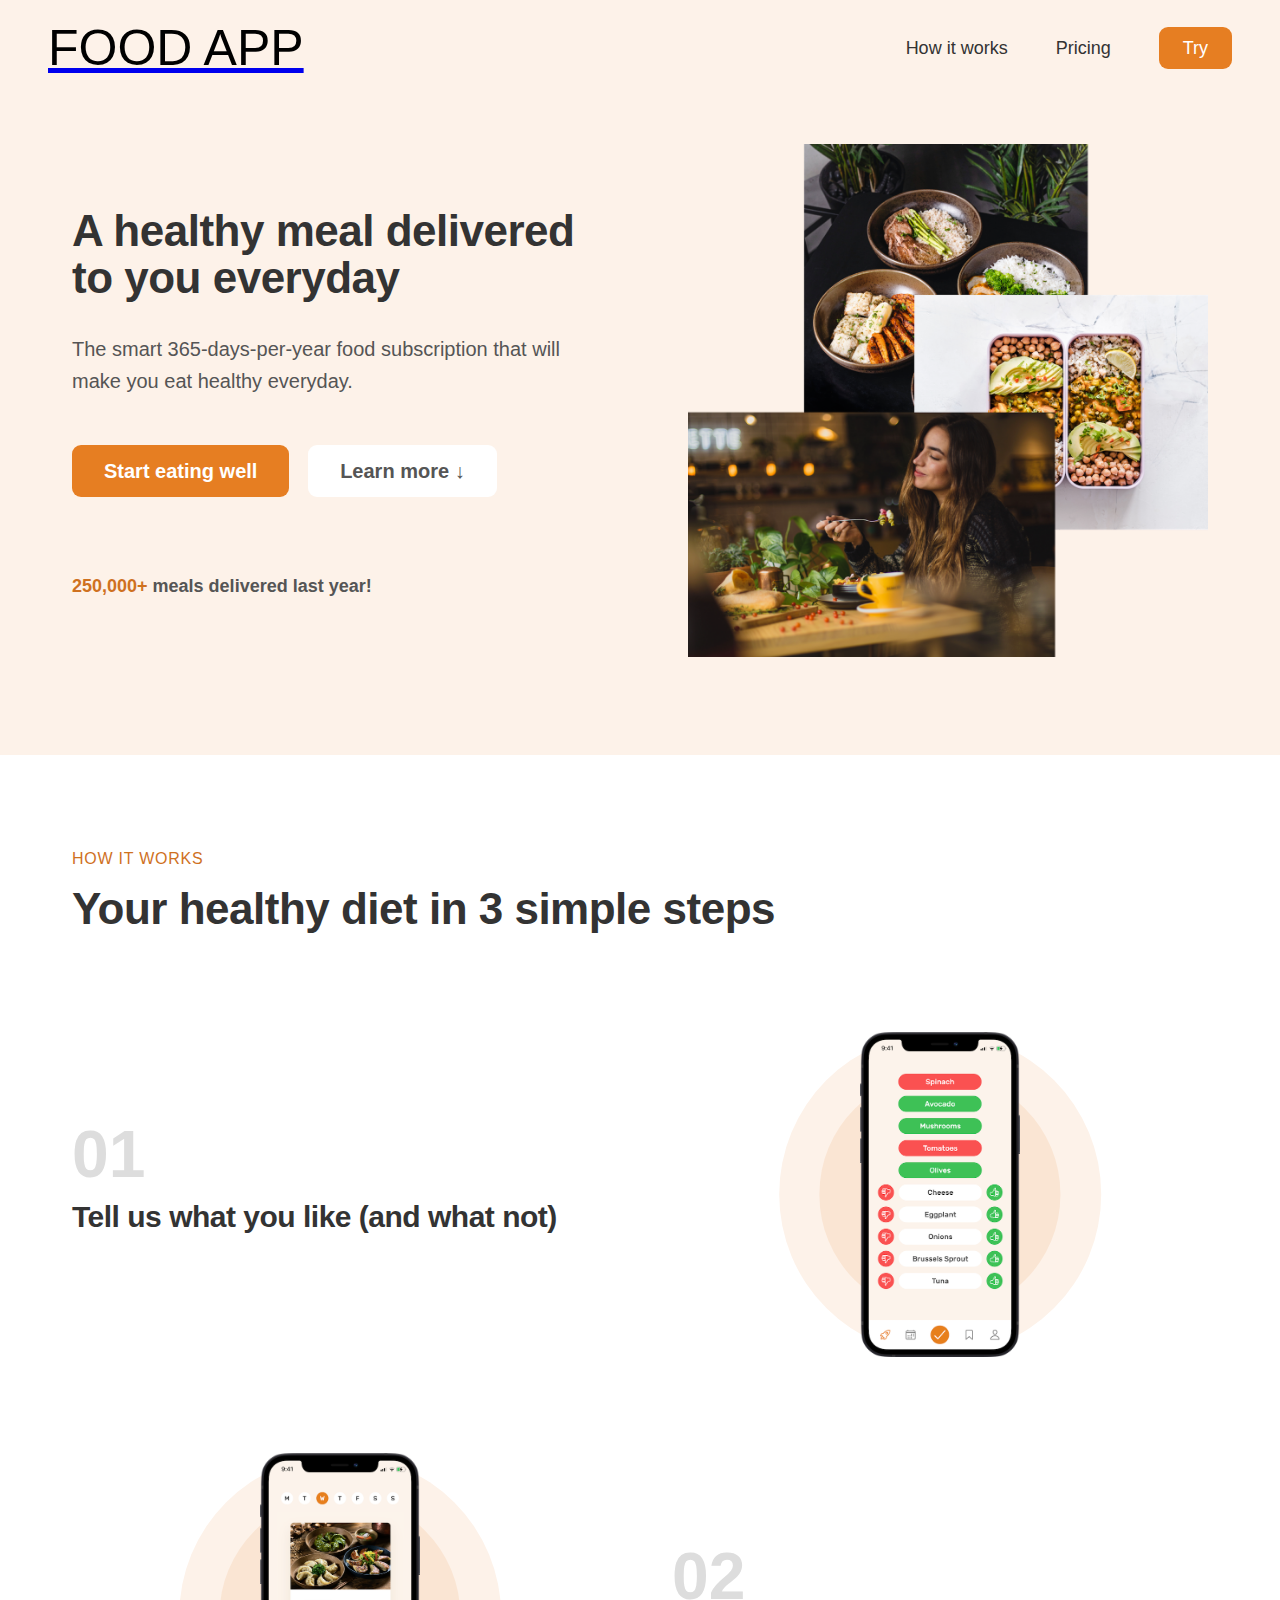
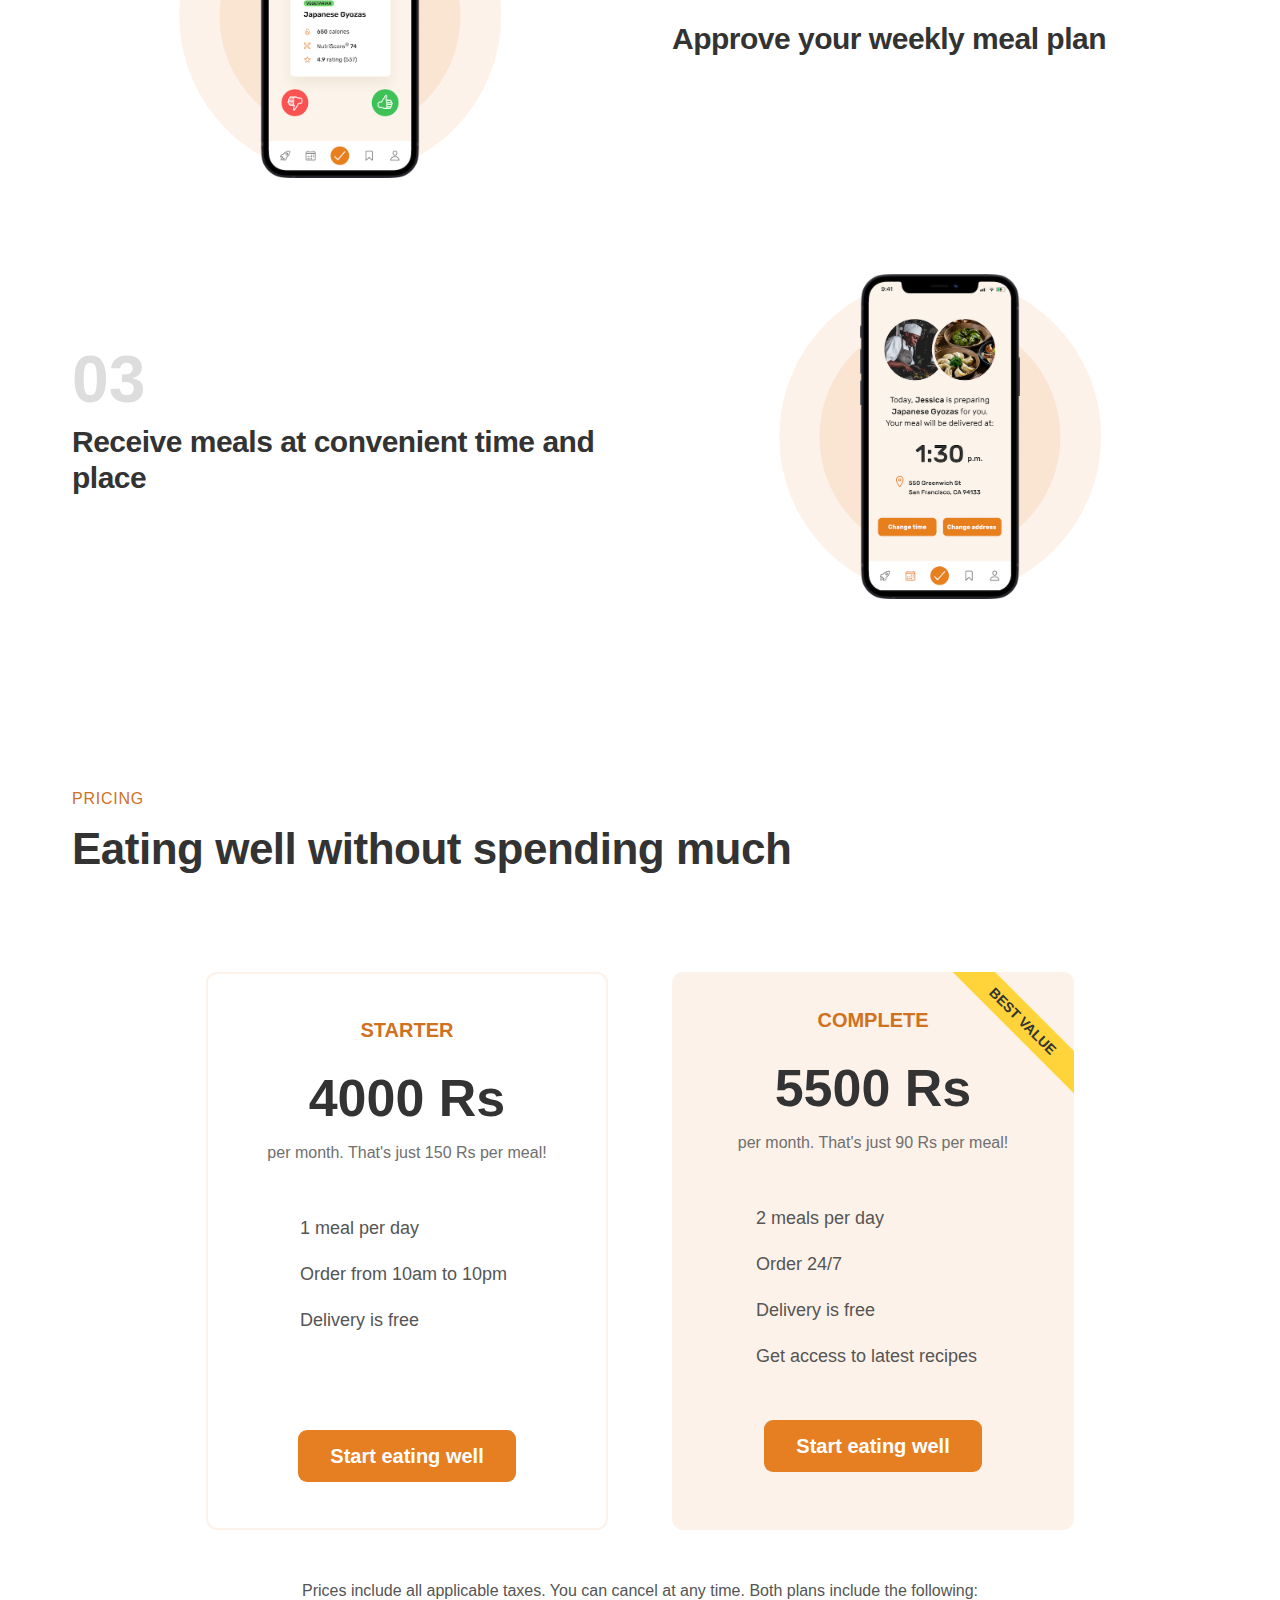
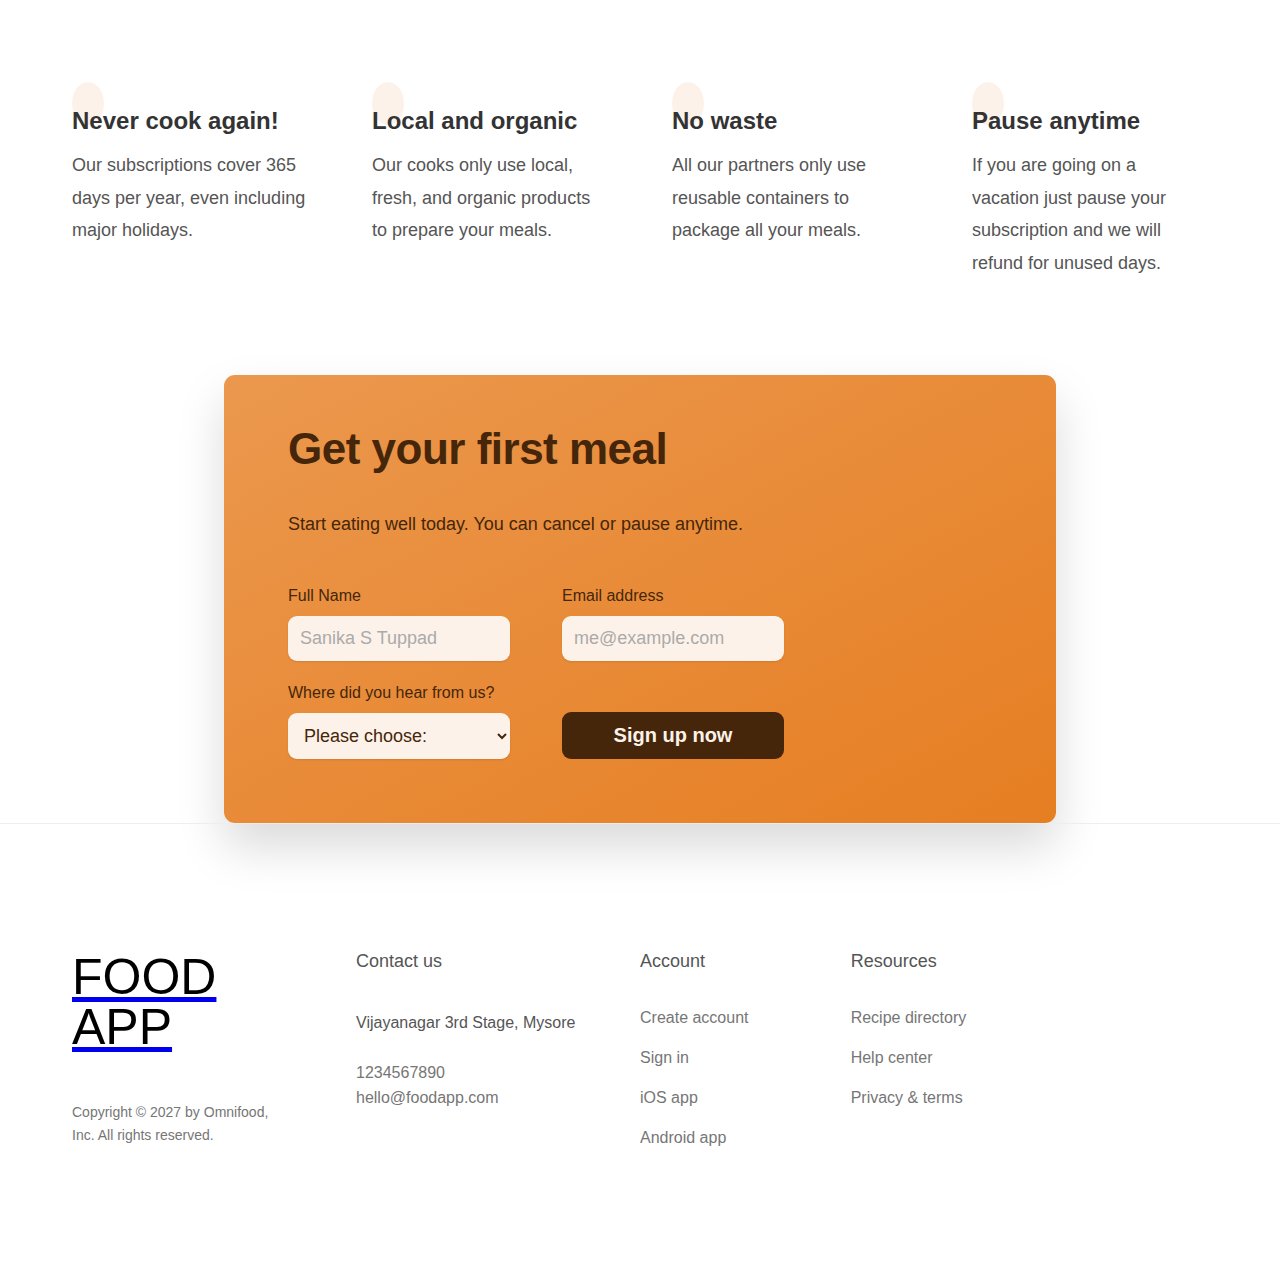
<file: CodSoft/Taks1_LandingPage/index.html>
<!DOCTYPE html>
<html lang="en">
  <head>
    <meta charset="UTF-8" />
    <meta http-equiv="X-UA-Compatible" content="IE=edge" />
    <meta name="viewport" content="width=device-width, initial-scale=1.0" />

    <link rel="stylesheet" href="css/general.css" />
    <link rel="stylesheet" href="css/style.css" />
    <link rel="stylesheet" href="css/queries.css" />

    <title>Task 1-Landing Page</title>
  </head>
  <body>
    <header class="header">
      <a href="#">
        <p class="food-app">FOOD APP</p>
      </a>

      <nav class="main-nav">
        <ul class="main-nav-list">
          <li><a class="main-nav-link" href="#how">How it works</a></li>
          <li><a class="main-nav-link" href="#pricing">Pricing</a></li>
          <li><a class="main-nav-link nav-cta" href="#cta">Try</a></li>
        </ul>
      </nav>

      <button class="btn-mobile-nav">
        <ion-icon class="icon-mobile-nav" name="menu-outline"></ion-icon>
        <ion-icon class="icon-mobile-nav" name="close-outline"></ion-icon>
      </button>
    </header>

    <main>
      <section class="section-hero">
        <div class="hero">
          <div class="hero-text-box">
            <h1 class="heading-primary">
              A healthy meal delivered to you everyday
            </h1>
            <p class="hero-description">
              The smart 365-days-per-year food subscription that will make you
              eat healthy everyday.
            </p>
            <a href="#cta" class="btn btn--full margin-right-sm"
              >Start eating well</a
            >

            <a href="#how" class="btn btn--outline">Learn more &darr;</a>
            <div class="delivered-meals">
              <p class="delivered-text">
                <span>250,000+</span> meals delivered last year!
              </p>
            </div>
          </div>
          <div class="hero-img-box">
            <picture>
              <img
                src="img/hero.png"
                class="hero-img"
                alt="Woman enjoying food, meals in storage container, and food bowls on a table"
              />
            </picture>
          </div>
        </div>
      </section>

      <section class="section-how" id="how">
        <div class="container">
          <span class="subheading">How it works</span>
          <h2 class="heading-secondary">Your healthy diet in 3 simple steps</h2>
        </div>

        <div class="container grid grid--2-cols grid--center-v">
          <div class="step-text-box">
            <p class="step-number">01</p>
            <h3 class="heading-tertiary">
              Tell us what you like (and what not)
            </h3>
          </div>

          <div class="step-img-box">
            <img
              src="img/app/app-screen-1.png"
              class="step-img"
              alt="iPhone app
            preferences selection screen"
            />
          </div>

          <div class="step-img-box">
            <img
              src="img/app/app-screen-2.png"
              class="step-img"
              alt="iPhone app
            meal approving plan screen"
            />
          </div>
          <div class="step-text-box">
            <p class="step-number">02</p>
            <h3 class="heading-tertiary">Approve your weekly meal plan</h3>
          </div>

          <div class="step-text-box">
            <p class="step-number">03</p>
            <h3 class="heading-tertiary">
              Receive meals at convenient time and place
            </h3>
          </div>
          <div class="step-img-box">
            <img
              src="img/app/app-screen-3.png"
              class="step-img"
              alt="iPhone app
            delivery screen"
            />
          </div>
        </div>
      </section>

      <section class="section-pricing" id="pricing">
        <div class="container">
          <span class="subheading">Pricing</span>
          <h2 class="heading-secondary">Eating well without spending much</h2>
        </div>

        <div class="container grid grid--2-cols margin-bottom-md">
          <div class="pricing-plan pricing-plan--starter">
            <header class="plan-header">
              <p class="plan-name">Starter</p>
              <p class="plan-price">4000 Rs</p>
              <p class="plan-text">per month. That's just 150 Rs per meal!</p>
            </header>
            <ul class="list">
              <li class="list-item">
                <ion-icon class="list-icon" name="checkmark-outline"></ion-icon>
                <span>1 meal per day</span>
              </li>
              <li class="list-item">
                <ion-icon class="list-icon" name="checkmark-outline"></ion-icon>
                <span>Order from 10am to 10pm</span>
              </li>
              <li class="list-item">
                <ion-icon class="list-icon" name="checkmark-outline"></ion-icon>
                <span>Delivery is free</span>
              </li>
              <li class="list-item">
                <ion-icon class="list-icon" name="close-outline"></ion-icon>
              </li>
            </ul>
            <div class="plan-sing-up">
              <a href="#" class="btn btn--full">Start eating well</a>
            </div>
          </div>

          <div class="pricing-plan pricing-plan--complete">
            <header class="plan-header">
              <p class="plan-name">Complete</p>
              <p class="plan-price">5500 Rs</p>
              <p class="plan-text">per month. That's just 90 Rs per meal!</p>
            </header>
            <ul class="list">
              <li class="list-item">
                <ion-icon class="list-icon" name="checkmark-outline"></ion-icon>
                <span><strong>2 meals</strong> per day</span>
              </li>
              <li class="list-item">
                <ion-icon class="list-icon" name="checkmark-outline"></ion-icon>
                <span>Order <strong>24/7</strong></span>
              </li>
              <li class="list-item">
                <ion-icon class="list-icon" name="checkmark-outline"></ion-icon>
                <span>Delivery is free</span>
              </li>
              <li class="list-item">
                <ion-icon class="list-icon" name="checkmark-outline"></ion-icon>
                <span>Get access to latest recipes</span>
              </li>
            </ul>
            <div class="plan-sing-up">
              <a href="#" class="btn btn--full">Start eating well</a>
            </div>
          </div>
        </div>

        <div class="container grid">
          <aside class="plan-details">
            Prices include all applicable taxes. You can cancel at any time.
            Both plans include the following:
          </aside>
        </div>

        <div class="container grid grid--4-cols">
          <div class="feature">
            <ion-icon class="feature-icon" name="infinite-outline"></ion-icon>
            <p class="feature-title">Never cook again!</p>
            <p class="feature-text">
              Our subscriptions cover 365 days per year, even including major
              holidays.
            </p>
          </div>
          <div class="feature">
            <ion-icon class="feature-icon" name="nutrition-outline"></ion-icon>
            <p class="feature-title">Local and organic</p>
            <p class="feature-text">
              Our cooks only use local, fresh, and organic products to prepare
              your meals.
            </p>
          </div>
          <div class="feature">
            <ion-icon class="feature-icon" name="leaf-outline"></ion-icon>
            <p class="feature-title">No waste</p>
            <p class="feature-text">
              All our partners only use reusable containers to package all your
              meals.
            </p>
          </div>
          <div class="feature">
            <ion-icon class="feature-icon" name="pause-outline"></ion-icon>
            <p class="feature-title">Pause anytime</p>
            <p class="feature-text">
              If you are going on a vacation just pause your subscription and we
              will refund for unused days.
            </p>
          </div>
        </div>
      </section>

      <section class="section-cta" id="cta">
        <div class="container">
          <div class="cta">
            <div class="cta-text-box">
              <h2 class="heading-secondary">Get your first meal</h2>
              <p class="cta-text">
                Start eating well today. You can cancel or pause anytime.
              </p>

              <form class="cta-form" name="sign-up" netlify>
                <div>
                  <label for="full-name">Full Name</label>
                  <input
                    id="full-name"
                    type="text"
                    placeholder="Sanika S Tuppad"
                    name="full-name"
                    required
                  />
                </div>

                <div>
                  <label for="email">Email address</label>
                  <input
                    id="email"
                    type="email"
                    placeholder="me@example.com"
                    name="email"
                    required
                  />
                </div>

                <div>
                  <label for="select-where">Where did you hear from us?</label>
                  <select id="select-where" name="select-where" required>
                    <option value="">Please choose:</option>
                    <option value="friends">Friends and family</option>
                    <option value="youtube">YouTube video</option>
                    <option value="ad">Facebook ad</option>
                    <option value="others">Others</option>
                  </select>
                </div>

                <button class="btn btn--form">Sign up now</button>
              </form>
            </div>
          </div>
        </div>
      </section>
    </main>

    <footer class="footer">
      <div class="container grid grid--footer">
        <div class="logo-col">
          <a href="#" class="footer-logo">
            <p class="food-app">FOOD APP</p>
          </a>

          <ul class="social-links">
            <li>
              <a class="footer-link" href="#"
                ><ion-icon class="social-icon" name="logo-instagram"></ion-icon
              ></a>
            </li>
            <li>
              <a class="footer-link" href="#"
                ><ion-icon class="social-icon" name="logo-facebook"></ion-icon
              ></a>
            </li>
            <li>
              <a class="footer-link" href="#"
                ><ion-icon class="social-icon" name="logo-twitter"></ion-icon
              ></a>
            </li>
          </ul>

          <p class="copyright">
            Copyright &copy; <span class="year">2027</span> by Omnifood, Inc.
            All rights reserved.
          </p>
        </div>

        <div class="address-col">
          <p class="footer-heading">Contact us</p>
          <address class="contacts">
            <p class="address">Vijayanagar 3rd Stage, Mysore</p>
            <p>
              <a class="footer-link" href="tel:1234567890">1234567890</a><br />
              <a class="footer-link" href="mailto:hello@foodapp.com"
                >hello@foodapp.com</a
              >
            </p>
          </address>
        </div>

        <nav class="nav-col">
          <p class="footer-heading">Account</p>
          <ul class="footer-nav">
            <li><a class="footer-link" href="#">Create account</a></li>
            <li><a class="footer-link" href="#">Sign in</a></li>
            <li><a class="footer-link" href="#">iOS app</a></li>
            <li><a class="footer-link" href="#">Android app</a></li>
          </ul>
        </nav>

        <nav class="nav-col">
          <p class="footer-heading">Resources</p>
          <ul class="footer-nav">
            <li><a class="footer-link" href="#">Recipe directory </a></li>
            <li><a class="footer-link" href="#">Help center</a></li>
            <li><a class="footer-link" href="#">Privacy & terms</a></li>
          </ul>
        </nav>
      </div>
    </footer>
  </body>
</html>
</file>
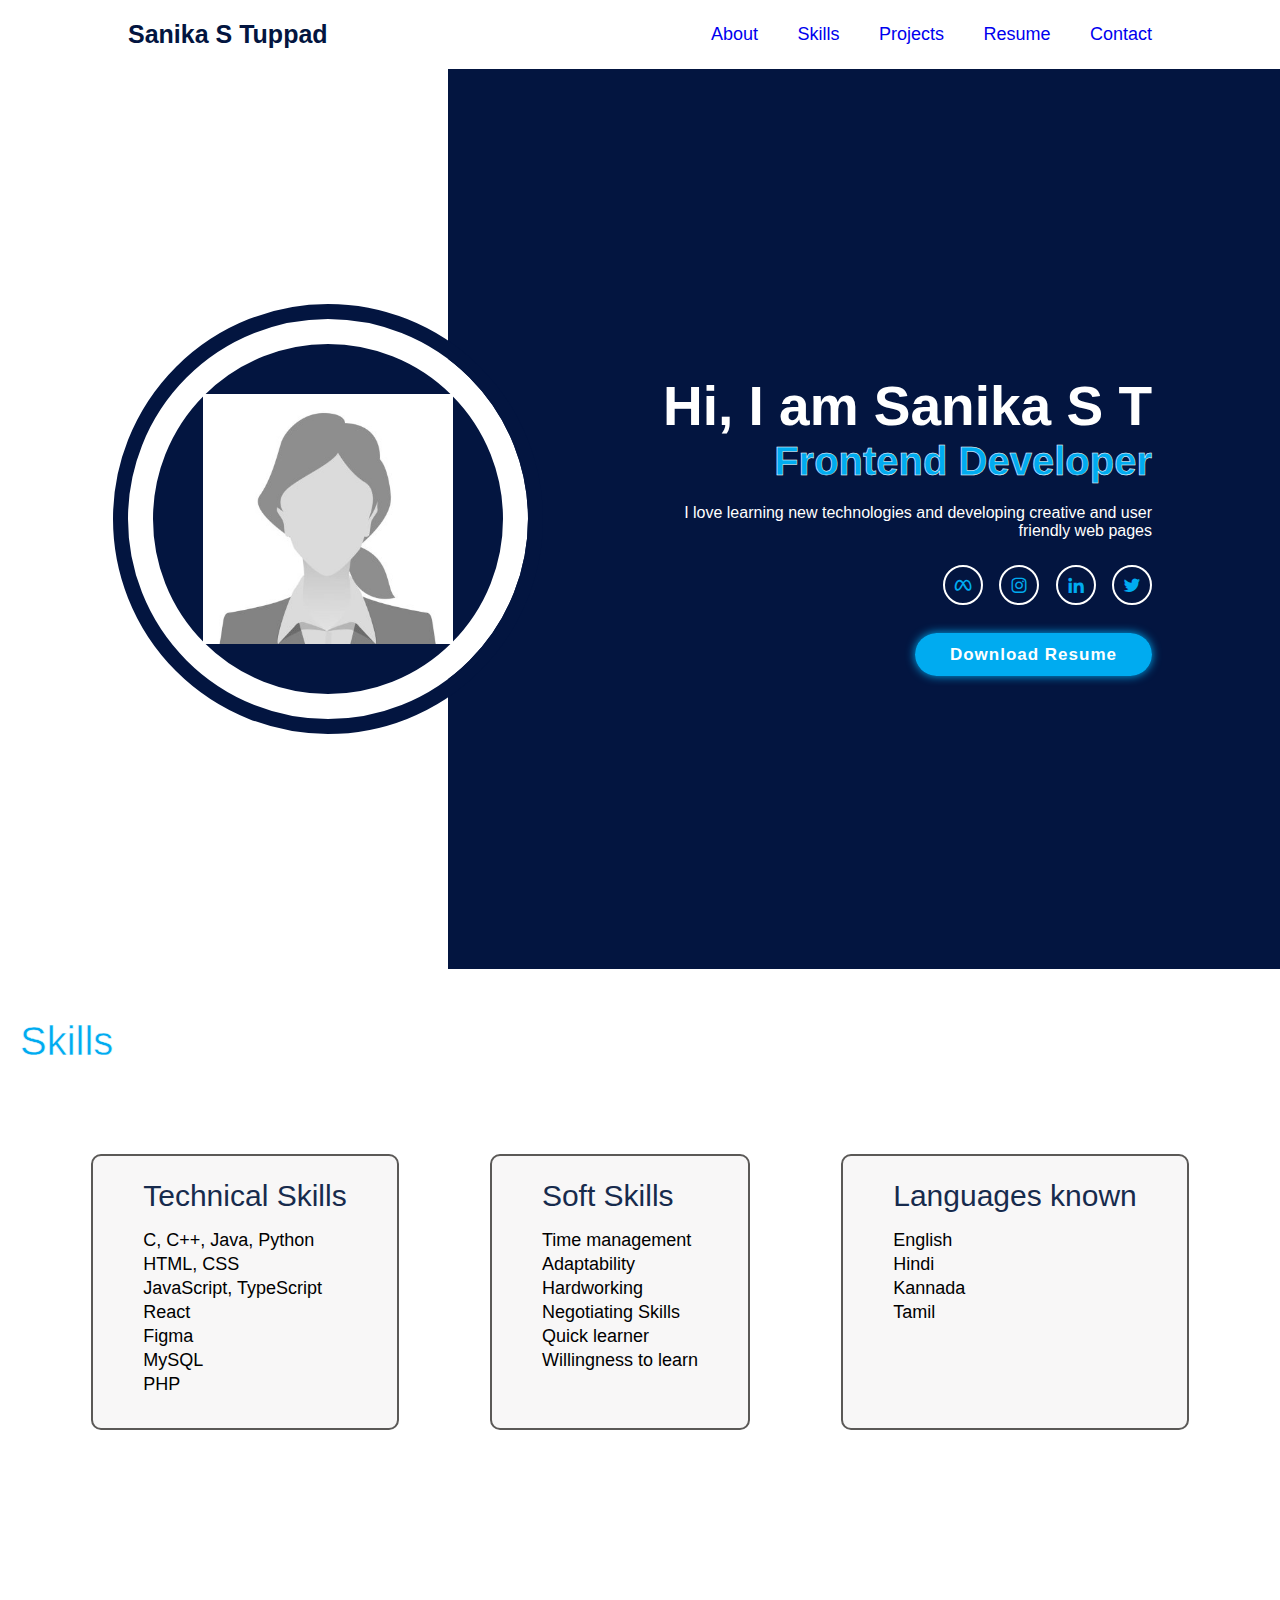
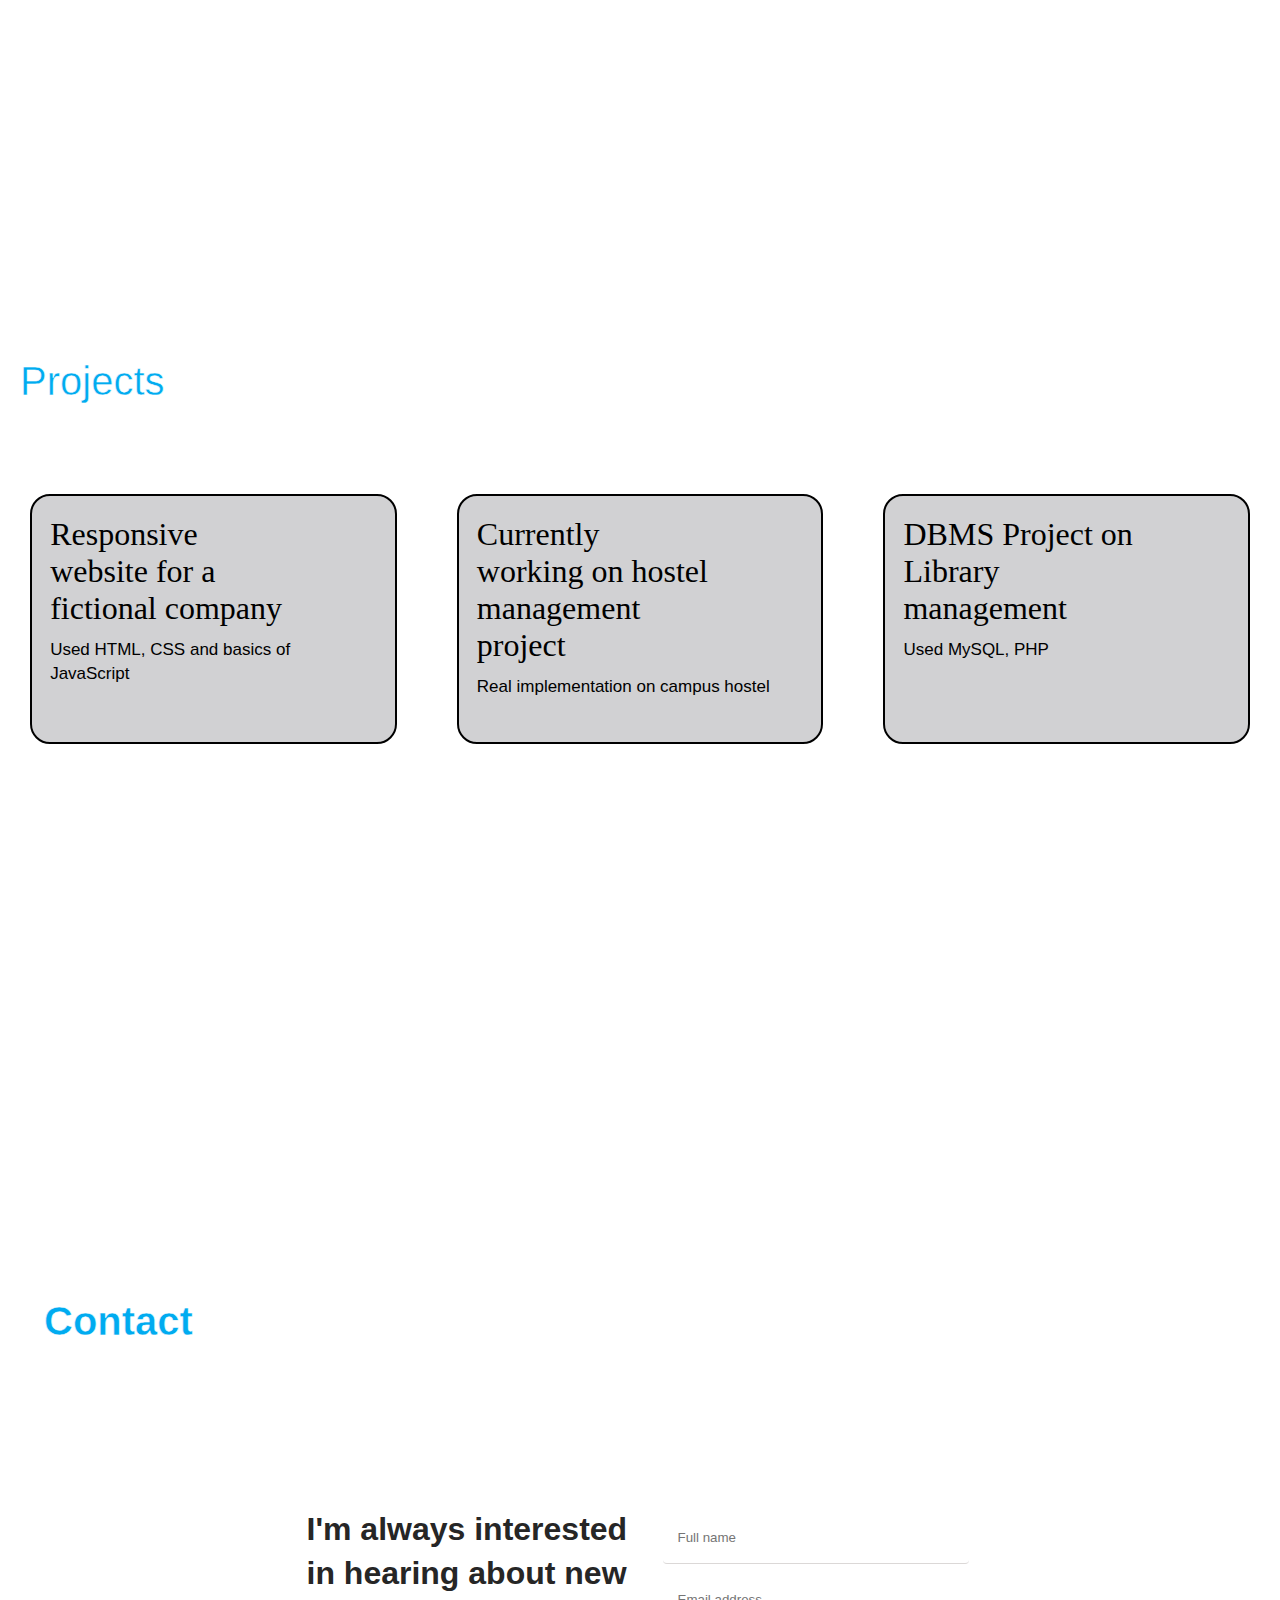
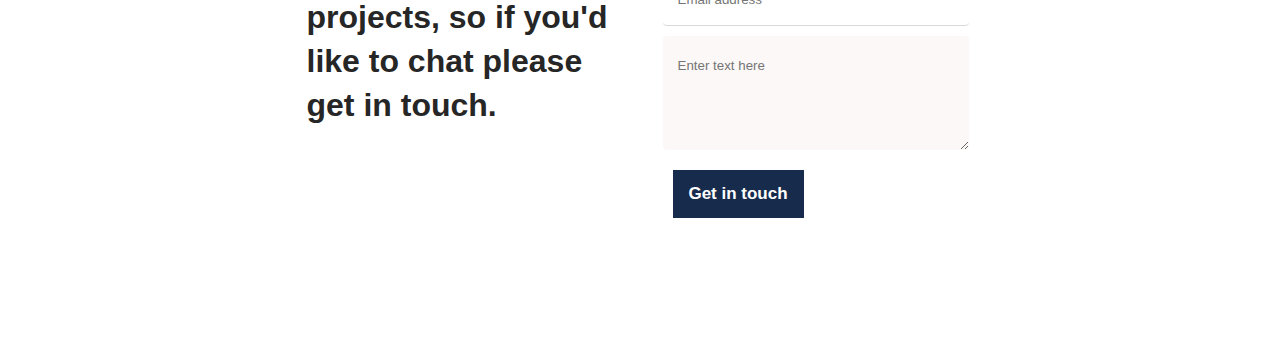
<file: CodSoft/Task2_Portfolio/index.html>
<!DOCTYPE html>
<html lang="en">
  <head>
    <meta charset="UTF-8" />
    <meta name="viewport" content="width=device-width, initial-scale=1.0" />
    <link rel="stylesheet" href="styles.css" />
    <link
      href="https://unpkg.com/boxicons@2.1.4/css/boxicons.min.css"
      rel="stylesheet"
    />
    <title>Task 2-Portfolio</title>
  </head>
  <body>
    <header class="header">
      <a href="#" class="logo">Sanika S Tuppad</a>
      <nav class="navbar">
        <a href="#abt">About</a>
        <a href="#skls">Skills</a>
        <a href="#prj">Projects</a>
        <a href="Sanika Resume.pdf">Resume</a>
        <a href="#ctc">Contact</a>
      </nav>
    </header>

    <section id="abt" class="about">
      <div class="about-img"><img src="avatar2.jpg" /></div>
      <div class="about-content">
        <h1>Hi, I am Sanika S T</h1>
        <h3>Frontend Developer</h3>
        <p>
          I love learning new technologies and developing creative and user
          friendly web pages
        </p>
        <div class="about-icons">
          <a href="#"><i class="bx bxl-meta"></i></a>
          <a href="#"><i class="bx bxl-instagram"></i></a>
          <a href="#"><i class="bx bxl-linkedin"></i></a>
          <a href="#"><i class="bx bxl-twitter"></i></a>
        </div>
        <a href="Sanika Resume.pdf" class="btn">Download Resume</a>
      </div>
    </section>

    <section id="skls" class="Skills">
      <p class="skills">Skills</p>
      <div class="skills-divide">
        <div class="skills-list">
          <p class="skills-heading">Technical Skills</p>
          <p>C, C++, Java, Python</p>
          <p>HTML, CSS</p>
          <p>JavaScript, TypeScript</p>
          <p>React</p>
          <p>Figma</p>
          <p>MySQL</p>
          <p>PHP</p>
        </div>
        <div class="skills-list">
          <p class="skills-heading">Soft Skills</p>
          <p>Time management</p>
          <p>Adaptability</p>
          <p>Hardworking</p>
          <p>Negotiating Skills</p>
          <p>Quick learner</p>
          <p>Willingness to learn</p>
        </div>
        <div class="skills-list">
          <p class="skills-heading">Languages known</p>
          <p>English</p>
          <p>Hindi</p>
          <p>Kannada</p>
          <p>Tamil</p>
        </div>
      </div>
    </section>

    <section id="prj" class="Projects">
      <p class="projects">Projects</p>

      <div class="projects-list">
        <div class="card">
          <p class="card-header">Responsive website for a fictional company</p>
          <p class="card-paragraph">Used HTML, CSS and basics of JavaScript</p>
        </div>
        <div class="card">
          <p class="card-header">
            Currently working on hostel management project
          </p>
          <p class="card-paragraph">Real implementation on campus hostel</p>
        </div>
        <div class="card">
          <p class="card-header">DBMS Project on Library management</p>
          <p class="card-paragraph">Used MySQL, PHP</p>
        </div>
      </div>
    </section>

    <footer id="ctc" class="Contact">
      <p class="contact">Contact</p>
      <div class="divider">
        <p>
          I'm always interested in hearing about new projects, so if you'd like
          to chat please get in touch.
        </p>
        <form id="form" action="https://formspree.io/f/myyodjdo" method="post">
          <input
            type="text"
            placeholder="Full name"
            name="Full name"
            id="fName"
            maxlength="30"
            required
          />
          <input
            type="email"
            placeholder="Email address"
            name="email"
            id="email"
            required
          />
          <textarea
            cols="30"
            rows="10"
            placeholder="Enter text here"
            maxlength="500"
            required
            id="message"
            name="Message"
          ></textarea>
          <button type="submit">Get in touch</button>
        </form>
      </div>
    </footer>
  </body>
</html>
</file>
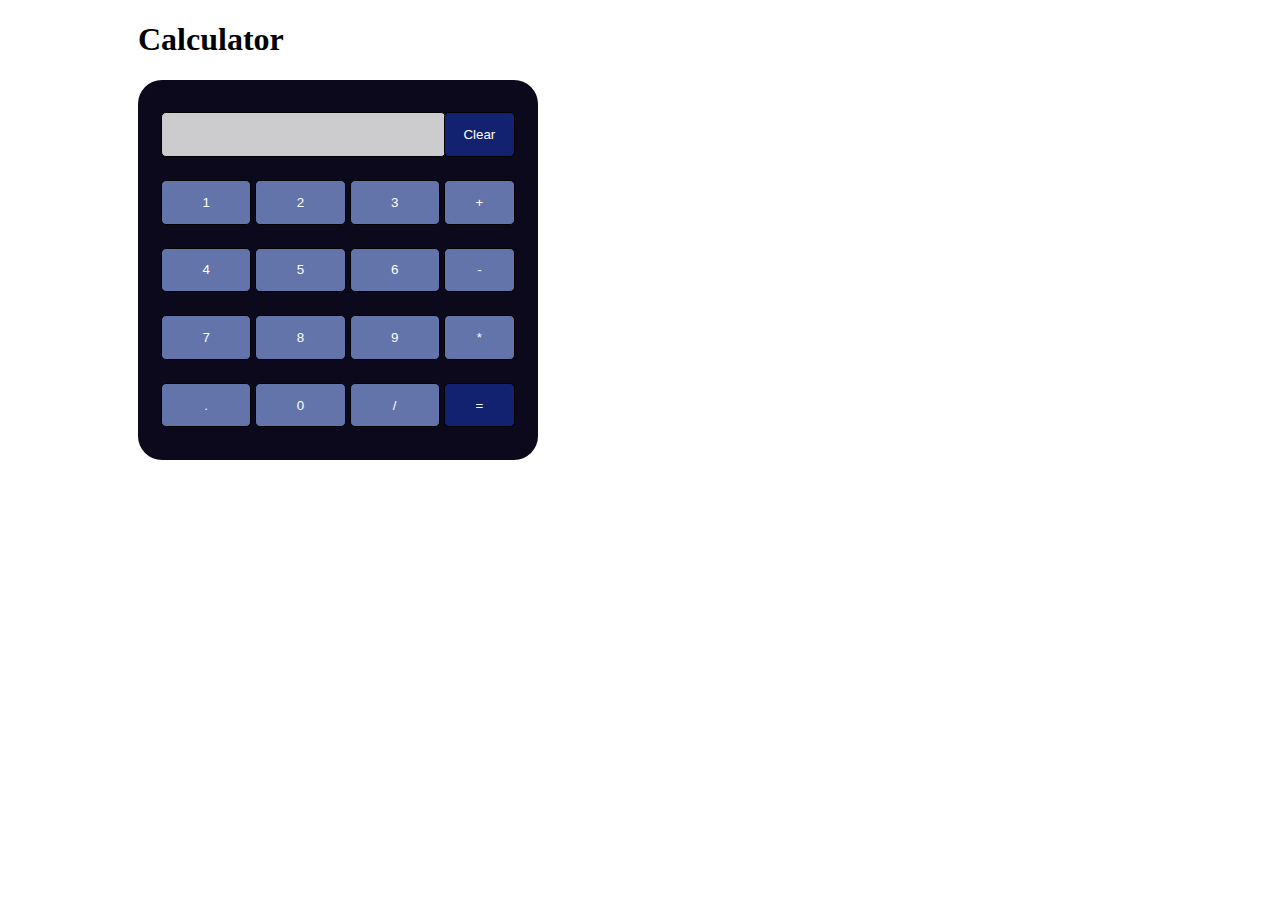
<file: CodSoft/Task3_Calculator/index.html>
<!DOCTYPE html>
<html lang="en">
  <head>
    <meta charset="UTF-8" />
    <meta name="viewport" content="width=device-width, initial-scale=1.0" />
    <title>Task 3-JavaScript Calculator</title>
    <style>
      .caldes {
        padding: 20px;
        border-radius: 1.5em;
        height: 380px;
        width: 400px;
        background-color: #0b091b;
      }
      .display-box {
        background-color: #cccbce;
        border: solid black 0.5px;
        color: black;
        border-radius: 5px;
        width: 100%;
        height: 65%;
      }
      input[type="button"] {
        background-color: #6374ab;
        color: white;
        border: solid black 0.5px;
        border-radius: 5px;
        width: 100%;
        height: 70%;
      }
      input:active[type="button"] {
        background: #e5e5e5;
      }
      #btn {
        background-color: #132270;
      }
      .main-container {
        padding-left: 130px;
      }
    </style>
  </head>
  <body>
    <div class="main-container">
      <h1>Calculator</h1>
      <table class="caldes">
        <tr>
          <td colspan="3">
            <input class="display-box" type="text" id="result" disabled />
          </td>
          <td>
            <input
              type="button"
              value="Clear"
              onclick="clearScreen()"
              id="btn"
            />
          </td>
        </tr>
        <tr>
          <td><input type="button" value="1" onclick="display('1')" /></td>
          <td><input type="button" value="2" onclick="display('2')" /></td>
          <td><input type="button" value="3" onclick="display('3')" /></td>
          <td><input type="button" value="+" onclick="display('+')" /></td>
        </tr>
        <tr>
          <td><input type="button" value="4" onclick="display('4')" /></td>
          <td><input type="button" value="5" onclick="display('5')" /></td>
          <td><input type="button" value="6" onclick="display('6')" /></td>
          <td><input type="button" value="-" onclick="display('-')" /></td>
        </tr>
        <tr>
          <td><input type="button" value="7" onclick="display('7')" /></td>
          <td><input type="button" value="8" onclick="display('8')" /></td>
          <td><input type="button" value="9" onclick="display('9')" /></td>
          <td><input type="button" value="*" onclick="display('*')" /></td>
        </tr>
        <tr>
          <td><input type="button" value="." onclick="display('.')" /></td>
          <td><input type="button" value="0" onclick="display('0')" /></td>
          <td><input type="button" value="/" onclick="display('/')" /></td>
          <td>
            <input
              type="button"
              value="="
              onclick="calculateResult()"
              id="btn"
            />
          </td>
        </tr>
      </table>
    </div>
    <script>
      function clearScreen() {
        document.getElementById("result").value = "";
      }
      function display(value) {
        document.getElementById("result").value += value;
      }
      function calculateResult() {
        var m = document.getElementById("result").value;
        var n = eval(m);
        document.getElementById("result").value = n;
      }
    </script>
  </body>
</html>
</file>
<file: CodSoft/Taks1_LandingPage/css/general.css>
* {
  padding: 0;
  margin: 0;
  box-sizing: border-box;
}

html {
  font-size: 62.5%;
  overflow-x: hidden;
}

body {
  font-family: "Rubik", sans-serif;
  line-height: 1;
  font-weight: 400;
  color: #555;
  overflow-x: hidden;
}

.container {
  max-width: 120rem;
  padding: 0 3.2rem;
  margin: 0 auto;
}

.grid {
  display: grid;
  column-gap: 6.4rem;
  row-gap: 9.6rem;
}
.grid:not(:last-child) {
  margin-bottom: 9.6rem;
}

.grid--2-cols {
  grid-template-columns: repeat(2, 1fr);
}

.grid--3-cols {
  grid-template-columns: repeat(3, 1fr);
}

.grid--4-cols {
  grid-template-columns: repeat(4, 1fr);
}

.grid--center-v {
  align-items: center;
}

.heading-primary,
.heading-secondary,
.heading-tertiary {
  font-weight: 700;
  color: #333;
  letter-spacing: -0.5px;
}

.heading-primary {
  font-size: 5.2rem;
  line-height: 1.05;
  margin-bottom: 3.2rem;
}

.heading-secondary {
  font-size: 4.4rem;
  line-height: 1.2;
  margin-bottom: 9.6rem;
}

.heading-tertiary {
  font-size: 3rem;
  line-height: 1.2;
  margin-bottom: 3.2rem;
}

.subheading {
  display: block;
  font-size: 1.6rem;
  font-weight: 500;
  color: #cf711f;
  text-transform: uppercase;
  margin-bottom: 1.6rem;
  letter-spacing: 0.75px;
}

.btn,
.btn:link,
.btn:visited {
  display: inline-block;

  text-decoration: none;
  font-size: 2rem;
  font-weight: 600;
  padding: 1.6rem 3.2rem;
  border-radius: 9px;
  border: none;
  cursor: pointer;
  font-family: inherit;
  transition: all 0.3s;
}

.btn--full:link,
.btn--full:visited {
  background-color: #e67e22;
  color: #fff;
}

.btn--full:hover,
.btn--full:active {
  background-color: #cf711f;
}

.btn--outline:link,
.btn--outline:visited {
  background-color: #fff;
  color: #555;
}

.btn--outline:hover,
.btn--outline:active {
  background-color: #fdf2e9;
  box-shadow: inset 0 0 0 3px #fff;
}

.btn--form {
  background-color: #45260a;
  color: #fdf2e9;
  align-self: end;
  padding: 1.2rem;
}

.btn--form:hover {
  background-color: #fff;
  color: #555;
}

.link:link,
.link:visited {
  display: inline-block;
  color: #e67e22;
  text-decoration: none;
  border-bottom: 1px solid currentColor;
  padding-bottom: 2px;
  transition: all 0.3s;
}

.link:hover,
.link:active {
  color: #cf711f;
  border-bottom: 1px solid transparent;
}

.list {
  list-style: none;
  display: flex;
  flex-direction: column;
  gap: 1.6rem;
}

.list-item {
  font-size: 1.8rem;
  display: flex;
  align-items: center;
  gap: 1.6rem;
  line-height: 1.2;
}

.list-icon {
  width: 3rem;
  height: 3rem;
  color: #e67e22;
}

*:focus {
  outline: none;
  box-shadow: 0 0 0 0.8rem rgba(230, 125, 34, 0.5);
}

.margin-right-sm {
  margin-right: 1.6rem !important;
}

.margin-bottom-md {
  margin-bottom: 4.8rem !important;
}

.center-text {
  text-align: center;
}

strong {
  font-weight: 500;
}
</file>
<file: CodSoft/Taks1_LandingPage/css/style.css>
/**************************/
/* HEADER */
/**************************/

.header {
  display: flex;
  justify-content: space-between;
  align-items: center;
  background-color: #fdf2e9;
  height: 9.6rem;
  padding: 0 4.8rem;
  position: relative;
}

.food-app {
  font-size: 50px;
  color: black;
}

/**************************/
/* NAVIGATION */
/**************************/

.main-nav-list {
  list-style: none;
  display: flex;
  align-items: center;
  gap: 4.8rem;
}

.main-nav-link:link,
.main-nav-link:visited {
  display: inline-block;
  text-decoration: none;
  color: #333;
  font-weight: 500;
  font-size: 1.8rem;
  transition: all 0.3s;
}

.main-nav-link:hover,
.main-nav-link:active {
  color: #cf711f;
}

.main-nav-link.nav-cta:link,
.main-nav-link.nav-cta:visited {
  padding: 1.2rem 2.4rem;
  border-radius: 9px;
  color: #fff;
  background-color: #e67e22;
}

.main-nav-link.nav-cta:hover,
.main-nav-link.nav-cta:active {
  background-color: #cf711f;
}

/* MOBILE */
.btn-mobile-nav {
  border: none;
  background: none;
  cursor: pointer;

  display: none;
}

.icon-mobile-nav {
  height: 4.8rem;
  width: 4.8rem;
  color: #333;
}

.icon-mobile-nav[name="close-outline"] {
  display: none;
}

/* STICKY NAVIGATION */
.sticky .header {
  position: fixed;
  top: 0;
  bottom: 0;
  width: 100%;
  height: 8rem;
  padding-top: 0;
  padding-bottom: 0;
  background-color: rgba(255, 255, 255, 0.97);
  z-index: 999;
  box-shadow: 0 1.2rem 3.2rem rgba(0, 0, 0, 0.03);
}

.sticky .section-hero {
  margin-top: 9.6rem;
}

/**************************/
/* HERO SECTION */
/**************************/

.section-hero {
  background-color: #fdf2e9;
  padding: 4.8rem 0 9.6rem 0;
}

.hero {
  max-width: 130rem;
  margin: 0 auto;
  padding: 0 3.2rem;
  display: grid;
  grid-template-columns: 1fr 1fr;
  gap: 9.6rem;
  align-items: center;
}

.hero-description {
  font-size: 2rem;
  line-height: 1.6;
  margin-bottom: 4.8rem;
}

.hero-img {
  width: 100%;
}

.delivered-meals {
  display: flex;
  align-items: center;
  gap: 1.6rem;
  margin-top: 8rem;
}

.delivered-imgs {
  display: flex;
}

.delivered-imgs img {
  height: 4.8rem;
  width: 4.8rem;
  border-radius: 50%;
  margin-right: -1.6rem;
  border: 3px solid #fdf2e9;
}

.delivered-imgs img:last-child {
  margin: 0;
}

.delivered-text {
  font-size: 1.8rem;
  font-weight: 600;
}

.delivered-text span {
  color: #cf711f;
  font-weight: 700;
}

/**************************/
/* HOW IT WORKS SECTION */
/**************************/

.section-how {
  padding: 9.6rem 0;
}

.step-number {
  font-size: 6.6rem;
  font-weight: 600;
  color: #ddd;
  margin-bottom: 1.2rem;
}

.step-description {
  font-size: 1.8rem;
  line-height: 1.8;
}

.step-img-box {
  position: relative;
  display: flex;
  align-items: center;
  justify-content: center;
}

.step-img-box::before,
.step-img-box::after {
  content: "";
  display: block;
  border-radius: 50%;
  position: absolute;
  top: 50%;
  left: 50%;
  transform: translate(-50%, -50%);
}

.step-img-box::before {
  width: 60%;
  padding-bottom: 60%;
  background-color: #fdf2e9;
  z-index: -2;
}

.step-img-box::after {
  width: 45%;
  padding-bottom: 45%;
  background-color: #fae5d3;
  z-index: -1;
}

.step-img {
  width: 30%;
}

/**************************/
/* MEALS SECTION */
/**************************/

.section-pricing {
  padding: 9.6rem 0;
}

.pricing-plan {
  border-radius: 11px;
  width: 75%;
}

.pricing-plan--starter {
  justify-self: end;
  border: 2px solid #fdf2e9;
  padding: 4.6rem;
}

.pricing-plan--complete {
  background-color: #fdf2e9;
  padding: 3.8rem;
  position: relative;
  overflow: hidden;
}

.pricing-plan--complete::after {
  content: "Best value";
  position: absolute;
  top: 6%;
  right: -18%;

  text-transform: uppercase;
  font-size: 1.4rem;
  font-weight: 700;
  color: #333;
  background-color: #ffd43b;
  padding: 0.8rem 8rem;
  transform: rotate(45deg);
}

.plan-header {
  text-align: center;
  margin-bottom: 4.8rem;
}

.plan-name {
  color: #cf711f;
  font-weight: 600;
  font-size: 2rem;
  text-transform: uppercase;
  letter-spacing: 0.75;
  margin-bottom: 3.2rem;
}

.plan-price {
  font-size: 5.2rem;
  font-weight: 600;
  color: #333;
  margin-bottom: 1.6rem;
}

.plan-price span {
  font-size: 3rem;
  font-weight: 500;
  margin-right: 0.8rem;
}

.plan-text {
  font-size: 1.6rem;
  line-height: 1.6;
  color: #6f6f6f;
}

.plan-sing-up {
  text-align: center;
  margin-top: 4.8rem;
}

.plan-details {
  font-size: 1.6rem;
  line-height: 1.6;
  text-align: center;
}

.feature-icon {
  color: #e67e22;
  height: 3.2rem;
  width: 3.2rem;
  background-color: #fdf2e9;
  margin-bottom: 3.2rem;
  padding: 1.6rem;
  border-radius: 50%;
}

.feature-title {
  font-size: 2.4rem;
  color: #333;
  font-weight: 700;
  margin-bottom: 1.6rem;
}

.feature-text {
  font-size: 1.8rem;
  line-height: 1.8;
}

/**************************/
/* CTA SECTION */
/**************************/

.section-cta {
  width: 85%;
  padding-left: 15%;
}

.cta {
  display: grid;
  grid-template-columns: 3fr 1fr;
  box-shadow: 0 2.4rem 4.8rem rgba(0, 0, 0, 0.15);
  border-radius: 11px;
  background-image: linear-gradient(to right bottom, #eb984e, #e67e22);
}

.cta-text-box {
  padding: 4.8rem 6.4rem 6.4rem 6.4rem;
  color: #45260a;
}

.cta .heading-secondary {
  color: inherit;
  margin-bottom: 3.2rem;
}

.cta-text {
  font-size: 1.8rem;
  line-height: 1.8;
  margin-bottom: 4.8rem;
}

.cta-form {
  display: grid;
  grid-template-columns: 1fr 1fr;
  column-gap: 5.2rem;
  row-gap: 2.4rem;
}

.cta-form label {
  display: block;
  font-size: 1.6rem;
  font-weight: 500;
  margin-bottom: 1.2rem;
}

.cta-form input,
.cta-form select {
  width: 100%;
  padding: 1.2rem;
  font-size: 1.8rem;
  font-family: inherit;
  color: inherit;
  border: none;
  background-color: #fdf2e9;
  border-radius: 9px;
  box-shadow: 0 1px 2px rgba(0, 0, 0, 0.1);
}

.cta-form input::placeholder {
  color: #aaa;
}

.cta *:focus {
  outline: none;
  box-shadow: 0 0 0 0.8rem rgba(253, 242, 233, 0.5);
}

/**************************/
/* FOOTER */
/**************************/

.footer {
  padding: 12.8rem 0;
  border-top: 1px solid #eee;
}

.grid--footer {
  grid-template-columns: 1.5fr 1.5fr 1fr 1fr 1fr;
}

.logo-col {
  display: flex;
  flex-direction: column;
}

.footer-logo {
  display: block;
  margin-bottom: 3.2rem;
}

.social-links {
  list-style: none;
  display: flex;
  gap: 2.4rem;
}

.social-icon {
  height: 2.4rem;
  width: 2.4rem;
}

.copyright {
  font-size: 1.4rem;
  line-height: 1.6;
  color: #767676;
  margin-top: auto;
}

.footer-heading {
  font-size: 1.8rem;
  font-weight: 500;
  margin-bottom: 4rem;
}

.contacts {
  font-style: normal;
  font-size: 1.6rem;
  line-height: 1.6;
}

.address {
  margin-bottom: 2.4rem;
}

.footer-nav {
  list-style: none;
  display: flex;
  flex-direction: column;
  gap: 2.4rem;
}

.footer-link:link,
.footer-link:visited {
  text-decoration: none;
  font-size: 1.6rem;
  color: #767676;
  transition: all 0.3s;
}

.footer-link:hover,
.footer-link:active {
  color: #555;
}
</file>
<file: CodSoft/Taks1_LandingPage/css/queries.css>
/* rem and em do NOT depend on html font-size in media queries! Instead, 1rem = 1em = 16px */

/**************************/
/* BELOW 1344px (Smaller desktops) */
/**************************/

@media (max-width: 84em) {
  .hero {
    max-width: 120rem;
  }

  .heading-primary {
    font-size: 4.4rem;
  }

  .gallery {
    grid-template-columns: repeat(2, 1fr);
  }
}

/**************************/
/* BELOW 1200px (Landscape Tablets) */
/**************************/

@media (max-width: 75em) {
  html {
    /* 9px / 16px  */
    font-size: 56.25%;
  }

  .grid {
    column-gap: 4.8rem;
    row-gap: 6.4rem;
  }

  .heading-secondary {
    font-size: 3.6rem;
  }

  .heading-tertiary {
    font-size: 2.4rem;
  }

  .header {
    padding: 0 3.2rem;
  }

  .main-nav-list {
    gap: 3.2rem;
  }

  .hero {
    gap: 4.8rem;
  }

  .testimonials-container {
    padding: 9.6rem 3.2rem;
  }
}

/**************************/
/* BELOW 944px (Tablets) */
/**************************/

@media (max-width: 59em) {
  html {
    /* 8px / 16px = 0.5 = 50% */
    font-size: 50%;
  }

  .hero {
    grid-template-columns: 1fr;
    padding: 0 8rem;
    gap: 6.4rem;
  }

  .hero-text-box,
  .hero-img-box {
    text-align: center;
  }

  .hero-img {
    width: 60%;
  }

  .delivered-meals {
    justify-content: center;
    margin-top: 3.2rem;
  }

  .logos img {
    height: 2.4rem;
  }

  .step-number {
    font-size: 7.4rem;
  }

  .meal-content {
    padding: 2.4rem 3.2rem 3.2rem 3.2rem;
  }

  .section-testimonials {
    grid-template-columns: 1fr;
  }

  .gallery {
    grid-template-columns: repeat(6, 1fr);
  }

  .cta {
    /* 3/5 = 60% + 2/5 = 40% */
    grid-template-columns: 3fr 2fr;
  }

  .cta-form {
    grid-template-columns: 1fr;
  }

  .btn--form {
    margin-top: 1.2rem;
  }

  /* MOBILE NAVIGATION */
  .btn-mobile-nav {
    display: block;
    z-index: 9999;
  }

  .main-nav {
    background-color: rgba(255, 255, 255, 0.9);
    -webkit-backdrop-filter: blur(5px);
    backdrop-filter: blur(10px);
    position: absolute;
    top: 0;
    left: 0;
    width: 100%;
    height: 100vh;
    transform: translateX(100%);

    display: flex;
    align-items: center;
    justify-content: center;
    transition: all 0.5s ease-in;

    /* Hide navigation */
    /* Allows NO transitions at all */
    /* display: none; */

    /* 1) Hide it visually */
    opacity: 0;

    /* 2) Make it unaccessible to mouse and keyboard */
    pointer-events: none;

    /* 3) Hide it from screen readers */
    visibility: hidden;
  }

  .nav-open .main-nav {
    opacity: 1;
    pointer-events: auto;
    visibility: visible;
    transform: translateX(0);
  }

  .nav-open .icon-mobile-nav[name="close-outline"] {
    display: block;
  }

  .nav-open .icon-mobile-nav[name="menu-outline"] {
    display: none;
  }

  .main-nav-list {
    flex-direction: column;
    gap: 4.8rem;
  }

  .main-nav-link:link,
  .main-nav-link:visited {
    font-size: 3rem;
  }
}

/**************************/
/* BELOW 704px (Smaller tablets) */
/**************************/

@media (max-width: 44em) {
  .grid--3-cols,
  .grid--4-cols {
    grid-template-columns: repeat(2, 1fr);
  }

  .diets {
    grid-column: 1 / -1;
    justify-self: center;
  }

  .heading-secondary {
    margin-bottom: 4.8rem;
  }

  .pricing-plan {
    width: 100%;
  }

  .grid--footer {
    grid-template-columns: repeat(6, 1fr);
  }

  .logo-col,
  .address-col {
    grid-column: span 3;
  }

  .nav-col {
    grid-row: 1;
    grid-column: span 2;
    margin-bottom: 3.2rem;
  }
}

/**************************/
/* BELOW 544px (Phones) */
/**************************/

@media (max-width: 34em) {
  .grid {
    row-gap: 4.8rem;
  }

  .grid--2-cols,
  .grid--3-cols,
  .grid--4-cols {
    grid-template-columns: 1fr;
  }

  .btn,
  .btn:link,
  .btn:visited {
    padding: 2.4rem 1.6rem;
  }

  .section-hero {
    padding: 2.4rem 0 6.4rem 0;
  }

  .hero {
    padding: 0 3.2rem;
  }

  .hero-img {
    width: 80%;
  }

  .logos img {
    height: 1.2rem;
  }

  .step-img-box:nth-child(2) {
    grid-row: 1;
  }

  .step-img-box:nth-child(6) {
    grid-row: 5;
  }

  .step-img-box {
    transform: translateY(2.4rem);
  }

  .testimonials {
    grid-template-columns: 1fr;
  }

  .gallery {
    grid-template-columns: repeat(4, 1fr);
    gap: 1.2rem;
  }

  .cta {
    grid-template-columns: 1fr;
  }

  .cta-text-box {
    padding: 3.2rem;
  }

  .cta-img-box {
    height: 32rem;
    grid-row: 1;
  }
}

/* 
- Font sizes (px)
10 / 12 / 14 / 16 / 18 / 20 / 24 / 30 / 36 / 44 / 52 / 62 / 74 / 86 / 98

- Spacing system (px)
2 / 4 / 8 / 12 / 16 / 24 / 32 / 48 / 64 / 80 / 96 / 128
*/

/**************************/
/* Fixing Safari flexbox gap */
/**************************/

.no-flexbox-gap .main-nav-list li:not(:last-child) {
  margin-right: 4.8rem;
}

.no-flexbox-gap .list-item:not(:last-child) {
  margin-bottom: 1.6rem;
}

.no-flexbox-gap .list-icon:not(:last-child) {
  margin-right: 1.6rem;
}

.no-flexbox-gap .delivered-faces {
  margin-right: 1.6rem;
}

.no-flexbox-gap .meal-attribute:not(:last-child) {
  margin-bottom: 2rem;
}

.no-flexbox-gap .meal-icon {
  margin-right: 1.6rem;
}

.no-flexbox-gap .footer-row div:not(:last-child) {
  margin-right: 6.4rem;
}

.no-flexbox-gap .social-links li:not(:last-child) {
  margin-right: 2.4rem;
}

.no-flexbox-gap .footer-nav li:not(:last-child) {
  margin-bottom: 2.4rem;
}

@media (max-width: 75em) {
  .no-flexbox-gap .main-nav-list li:not(:last-child) {
    margin-right: 3.2rem;
  }
}

@media (max-width: 59em) {
  .no-flexbox-gap .main-nav-list li:not(:last-child) {
    margin-right: 0;
    margin-bottom: 4.8rem;
  }
}
</file>
<file: CodSoft/Task2_Portfolio/styles.css>
* {
  margin: 0;
  padding: 0;
  box-sizing: border-box;
  font-family: "Franklin Gothic Medium", "Arial Narrow", Arial, sans-serif;
}

section {
  height: 100vh;
}

.header {
  top: 0;
  left: 0;
  width: 100%;
  padding: 20px 10%;
  background: transparent;
  display: flex;
  justify-content: space-between;
  align-items: center;
}

.logo {
  font-size: 25px;
  color: #031540;
  text-decoration: none;
  font-weight: 700;
}

.navbar a {
  font-size: 18px;
  text-decoration: none;
  font-weight: 500;
  margin-left: 35px;
  transition: 0.3s;
}

.navnar a:hover {
  color: #00abf0;
}

.about {
  height: 100vh;
  background: linear-gradient(-90deg, #031540 65%, #fff 35%);
  display: flex;
  justify-content: space-between;
  align-items: center;
  padding: 0 10%;
}

.about-img {
  display: flex;
  justify-content: center;
  align-items: center;
  width: 400px;
  height: 400px;
  background: #031540;
  border-radius: 50%;
  border: 25px solid #fff;
  outline: 15px solid #031540;
}

.about-img img {
  position: relative;
  max-width: 250px;
}

.about-content {
  max-width: 500px;
  color: #fff;
  text-align: right;
}

.about-content h1 {
  font-size: 55px;
  line-height: 1.2;
}

.about-content h3 {
  font-size: 40px;
  color: #00abf0;
  -webkit-text-stroke: 0.5px #fff;
}

.about-content p {
  font-size: 16px;
  margin-top: 20px;
}

.about-icons {
  margin: 25px 0 40px;
}

.about-icons a {
  display: inline-flex;
  justify-content: center;
  align-items: center;
  width: 40px;
  height: 40px;
  background: transparent;
  border: 2px solid #fff;
  border-radius: 50%;
  font-size: 20px;
  color: #00abf0;
  text-decoration: none;
  margin-left: 12px;
}

.about-icons a:hover {
  background: #00abf0;
  color: #fff;
  border-color: #00abf0;
  box-shadow: 0 0 10px #00abf0;
}

.btn {
  padding: 12px 35px;
  background: #00abf0;
  border-radius: 40px;
  font-size: 17px;
  color: #fff;
  text-decoration: none;
  font-weight: 600;
  letter-spacing: 1px;
  box-shadow: 0 0 10px #00abf0;
}

.btn:hover {
  box-shadow: none;
}

.skills,
.projects,
.contact {
  font-size: 40px;
  color: #00abf0;
  -webkit-text-stroke: 0.5px #fff;
  margin-top: 40px;
  margin-bottom: 80px;
  padding: 10px 20px 10px 20px;
}

.contact {
  margin-bottom: 2px;
  padding-bottom: 0;
}

.skills-divide {
  display: flex;
  justify-content: space-evenly;
}

.skills-list {
  border: 2px solid #5b5957;
  border-radius: 10px;
  padding: 30px 50px;
  line-height: 20px;
  font-size: 18px;
  background-color: #f8f7f7;
  font-family: "Lucida Sans", "Lucida Sans Regular", "Lucida Grande",
    "Lucida Sans Unicode", Geneva, Verdana, sans-serif;
}

.skills-list p {
  margin-bottom: 4px;
}

.skills-heading {
  font-size: 30px;
  padding-bottom: 20px;
  color: #172b4d;
}

.projects-list {
  display: flex;
  height: 250px;
  justify-content: space-between;
}

.card {
  border: 2px solid black;
  border-radius: 20px;
  margin-right: 30px;
  margin-left: 30px;
  background-color: #d1d1d3;
}

.card-paragraph {
  font-family: "Inter", sans-serif;
  font-weight: 400;
  font-size: 16px;
  padding-left: 15px;
  width: 90%;
}

.card-header {
  font-family: "Crete Round", serif;
  font-weight: 500;
  font-size: 32px;
  width: 70%;
  padding-left: 15px;
  margin-top: 20px;
  color: black;
}

.projects-list {
  display: flex;
  justify-content: space-evenly;
}

* {
  margin: 0;
  padding: 0;
  box-sizing: border-box;
}

html {
  scroll-behavior: smooth;
}

footer p {
  width: 327px;
  height: 216px;
  left: 0;
  top: 1px;
  font-family: "Inter", sans-serif;
  font-style: normal;
  font-weight: 700;
  font-size: 33px;
  line-height: 44px;
  text-align: center;
  color: #172b4d;
  flex: none;
  order: 0;
  flex-grow: 0;
  margin: 150px 24px 73px 24px;
}

form button {
  margin: 15px;
  background: #172b4d;
  color: #fff;
  border: none;
  width: 131px;
  height: 48px;
  font-family: "Inter", sans-serif;
  font-style: normal;
  font-weight: 700;
  font-size: 17px;
  line-height: 24px;
  margin-bottom: 124px;
  cursor: pointer;
}

form button:hover {
  border: 1px solid black;
  color: #1c1a19;
  background: #fff;
}

form button:active {
  color: #f4f1f0;
  background-color: #e05304;
  transform: translateY(4px);
}

form button:disabled {
  background-color: #f4f1f0;
  color: #5b5957;
}

.sociallist li {
  padding: 9px;
}

form {
  display: flex;
  flex-direction: column;
  align-items: center;
  justify-content: center;
  order: 4;
}

input {
  width: 90%;
  height: 52px;
  margin: 5px;
  background-color: #fff;
  border: 2px solid #dfdfe0;
  box-sizing: border-box;
  border-radius: 4px;
}

textarea {
  width: 90%;
  padding: 60px;
  padding-top: 22px;
  margin: 5px;
  background-color: #fff;
  border: 2px solid #dfdfe0;
  box-sizing: border-box;
  border-radius: 4px;
}

form input {
  border: none;
  border-bottom: 1px solid #dbd8d7;
  padding-left: 15px;
}

form textarea {
  border: none;
  background-color: #fbf8f7;
  padding-left: 15px;
  height: 114px;
  width: 90%;
}

.card-paragraph {
  font-family: "Inter", sans-serif;
  font-style: normal;
  font-weight: 400;
  font-size: 17px;
  line-height: 24px;
  width: 90%;
}

.card-header,
.card-paragraph,
.tech-ul {
  padding-left: 5%;
  padding-bottom: 3%;
}

.card {
  width: 100%;
  z-index: 2;
}

.hover-effect {
  position: absolute;
  display: none;
  z-index: 3;
}

.mydivouter :hover .hover-effect {
  display: block;
}

.cards {
  display: grid;
  grid-template-rows: 435px 435px;
  grid-template-columns: 33% 33% 33%;
  grid-gap: 20px;
}

.works h2 {
  padding-top: 0;
}

.recent-works-line {
  display: block;
  width: 100%;
  background: #212121;
}

.last-hr {
  display: block;
  margin: 10%;
}

button {
  width: 100%;
}

.works .vector {
  display: none;
}

.line {
  padding-top: 4%;
}

footer p {
  color: #262626;
  margin-top: 0;
  text-align: left;
  font-size: 32px;
}

.divider {
  display: flex;
  justify-content: center;
}

form {
  align-items: start;
}
</file>
